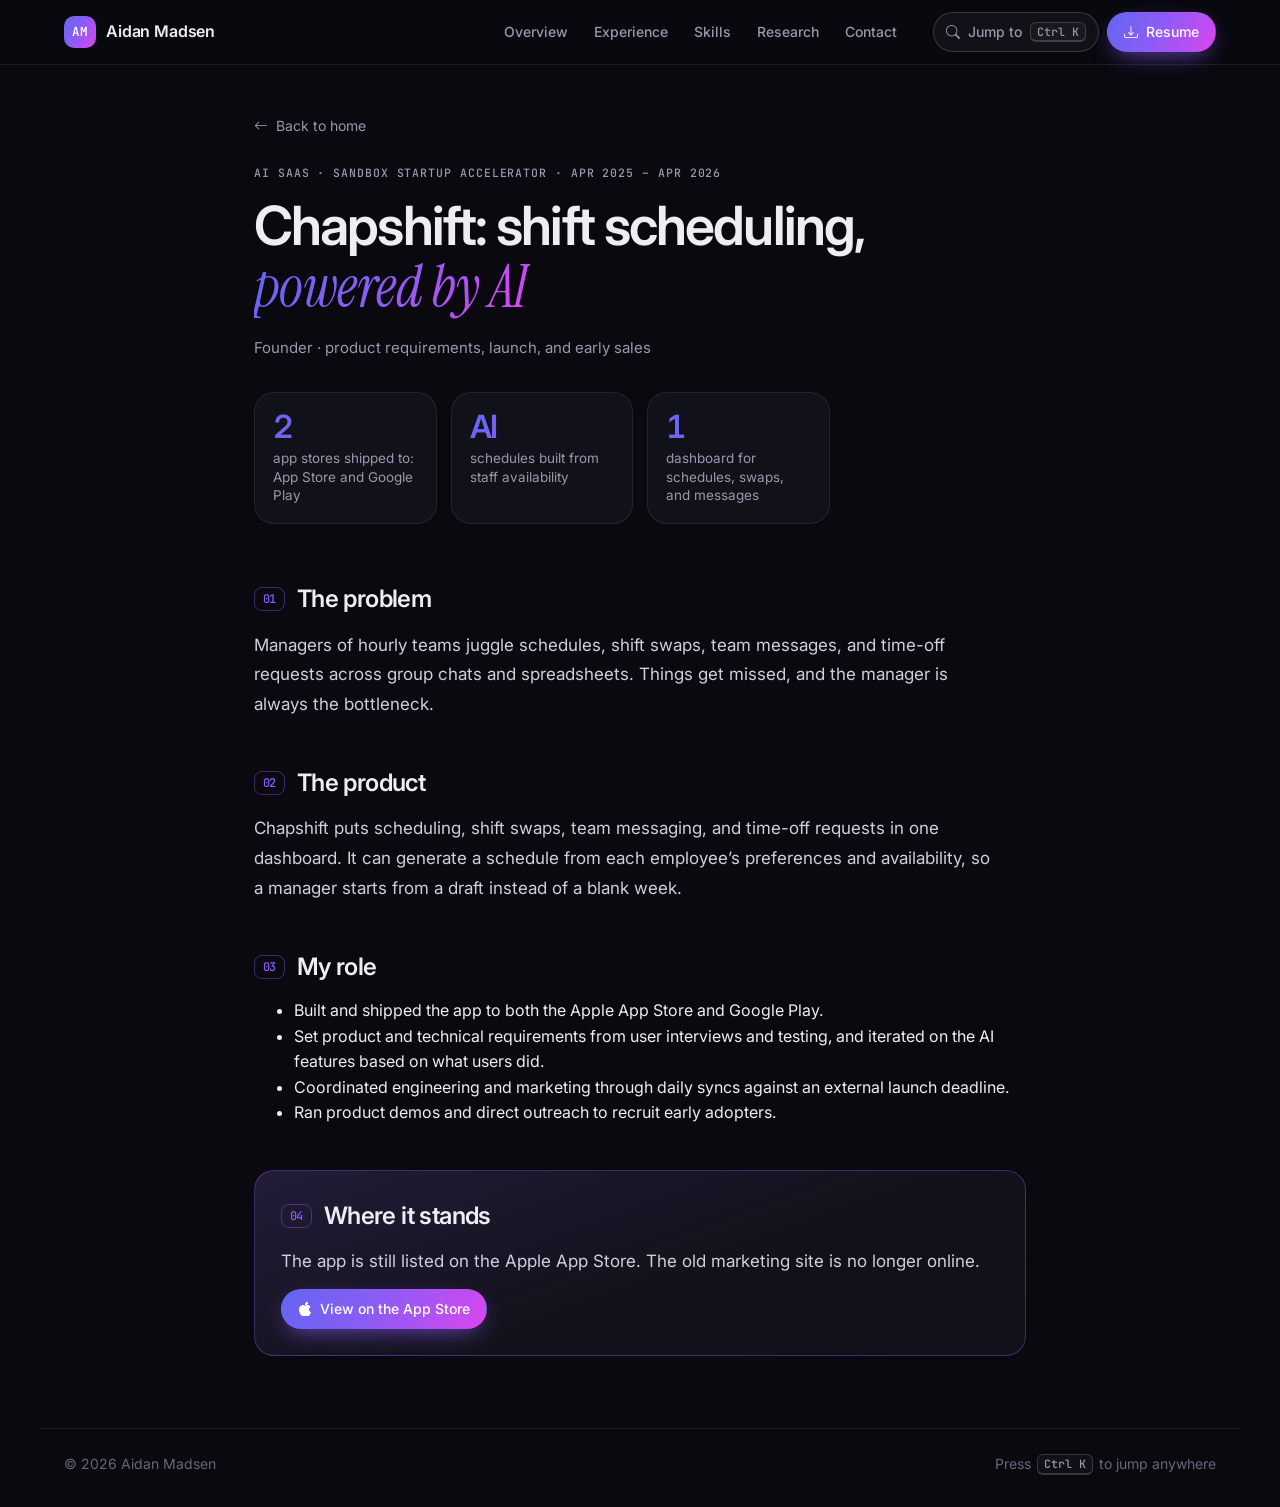
<file: chapshift.html>
<!DOCTYPE html>
<html lang="en">
<head>
    <meta charset="utf-8" />
    <meta name="viewport" content="width=device-width, initial-scale=1" />
    <title>Chapshift · Aidan Madsen</title>
    <meta name="description" content="Chapshift: an AI-powered shift scheduling app shipped to the App Store and Google Play. Aidan Madsen, founder." />
    <meta name="author" content="Aidan Madsen" />
    <meta name="theme-color" content="#09090f" />
    <link rel="icon" type="image/x-icon" href="assets/favicon.ico" />
    <link rel="preconnect" href="https://fonts.googleapis.com" />
    <link rel="preconnect" href="https://fonts.gstatic.com" crossorigin />
    <link href="https://fonts.googleapis.com/css2?family=Inter:wght@400;500;600;700&family=Instrument+Serif:ital@0;1&family=JetBrains+Mono:wght@400;500;600&display=swap" rel="stylesheet" />
    <link href="https://cdn.jsdelivr.net/npm/bootstrap-icons@1.11.3/font/bootstrap-icons.min.css" rel="stylesheet" />
    <link href="css/site.css" rel="stylesheet" />
    <script>document.documentElement.classList.add('js');</script>
</head>
<body data-page="project">
    <div class="backdrop" aria-hidden="true"></div>
    <a class="skip" href="#main">Skip to content</a>

    <header class="nav">
        <div class="wrap nav-inner">
            <a class="brand" href="index.html" aria-label="Aidan Madsen, home">
                <span class="brand-mark">AM</span>
                <span class="brand-name">Aidan Madsen</span>
            </a>
            <nav class="nav-links" aria-label="Sections">
                <a href="index.html#overview">Overview</a>
                <a href="index.html#experience">Experience</a>
                <a href="index.html#skills">Skills</a>
                <a href="research.html">Research</a>
                <a href="index.html#contact">Contact</a>
            </nav>
            <div class="nav-actions">
                <button class="btn cmdk-trigger" type="button" data-cmdk-open aria-label="Open quick actions">
                    <i class="bi bi-search" aria-hidden="true"></i>
                    <span class="hide-sm">Jump to</span>
                    <kbd class="kbd hide-sm" data-mod-key>⌘K</kbd>
                </button>
                <a class="btn btn-primary" href="assets/Aidan_Madsen_Resume.pdf" download>
                    <i class="bi bi-download" aria-hidden="true"></i><span>Resume</span>
                </a>
            </div>
        </div>
    </header>

    <main id="main" class="wrap article">
        <a class="back-link" href="index.html"><i class="bi bi-arrow-left" aria-hidden="true"></i> Back to home</a>

        <p class="label">AI SaaS &middot; Sandbox Startup Accelerator &middot; Apr 2025 &ndash; Apr 2026</p>
        <h1 class="article-title">Chapshift: shift scheduling, <span class="serif grad-text">powered by AI</span></h1>
        <p class="byline">Founder &middot; product requirements, launch, and early sales</p>

        <div class="stat-strip">
            <div class="tile"><div class="stat-num">2</div><p class="stat-cap">app stores shipped to: App Store and Google Play</p></div>
            <div class="tile"><div class="stat-num">AI</div><p class="stat-cap">schedules built from staff availability</p></div>
            <div class="tile"><div class="stat-num">1</div><p class="stat-cap">dashboard for schedules, swaps, and messages</p></div>
        </div>

        <div class="prose">
            <section class="prose-block" data-reveal>
                <h2><span class="section-num">01</span> The problem</h2>
                <p>Managers of hourly teams juggle schedules, shift swaps, team messages, and time-off requests across group chats and spreadsheets. Things get missed, and the manager is always the bottleneck.</p>
            </section>

            <section class="prose-block" data-reveal>
                <h2><span class="section-num">02</span> The product</h2>
                <p>Chapshift puts scheduling, shift swaps, team messaging, and time-off requests in one dashboard. It can generate a schedule from each employee&rsquo;s preferences and availability, so a manager starts from a draft instead of a blank week.</p>
            </section>

            <section class="prose-block" data-reveal>
                <h2><span class="section-num">03</span> My role</h2>
                <ul><li>Built and shipped the app to both the Apple App Store and Google Play.</li><li>Set product and technical requirements from user interviews and testing, and iterated on the AI features based on what users did.</li><li>Coordinated engineering and marketing through daily syncs against an external launch deadline.</li><li>Ran product demos and direct outreach to recruit early adopters.</li></ul>
            </section>

            <section class="prose-block finding" data-reveal>
                <h2><span class="section-num">04</span> Where it stands</h2>
                <p>The app is still listed on the Apple App Store. The old marketing site is no longer online.</p><p><a class="btn btn-primary" href="https://apps.apple.com/us/app/chapshift/id6754344701" target="_blank" rel="noopener"><i class="bi bi-apple" aria-hidden="true"></i> View on the App Store</a></p>
            </section>
        </div>
    </main>

    <footer class="wrap footer">
        <span>&copy; 2026 Aidan Madsen</span>
        <button class="footer-hint" type="button" data-cmdk-open>Press <kbd class="kbd" data-mod-key>⌘K</kbd> to jump anywhere</button>
    </footer>

    <dialog class="cmdk" id="cmdk" aria-label="Quick actions">
        <div class="cmdk-search">
            <i class="bi bi-search" aria-hidden="true"></i>
            <input id="cmdk-input" type="text" placeholder="Jump to a section or action…" autocomplete="off" spellcheck="false" role="combobox" aria-expanded="true" aria-controls="cmdk-list" aria-autocomplete="list" />
            <kbd class="kbd">esc</kbd>
        </div>
        <ul id="cmdk-list" class="cmdk-list" role="listbox" aria-label="Results"></ul>
    </dialog>

    <div class="toast" role="status" aria-live="polite"></div>

    <script src="js/site.js"></script>
</body>
</html>
</file>
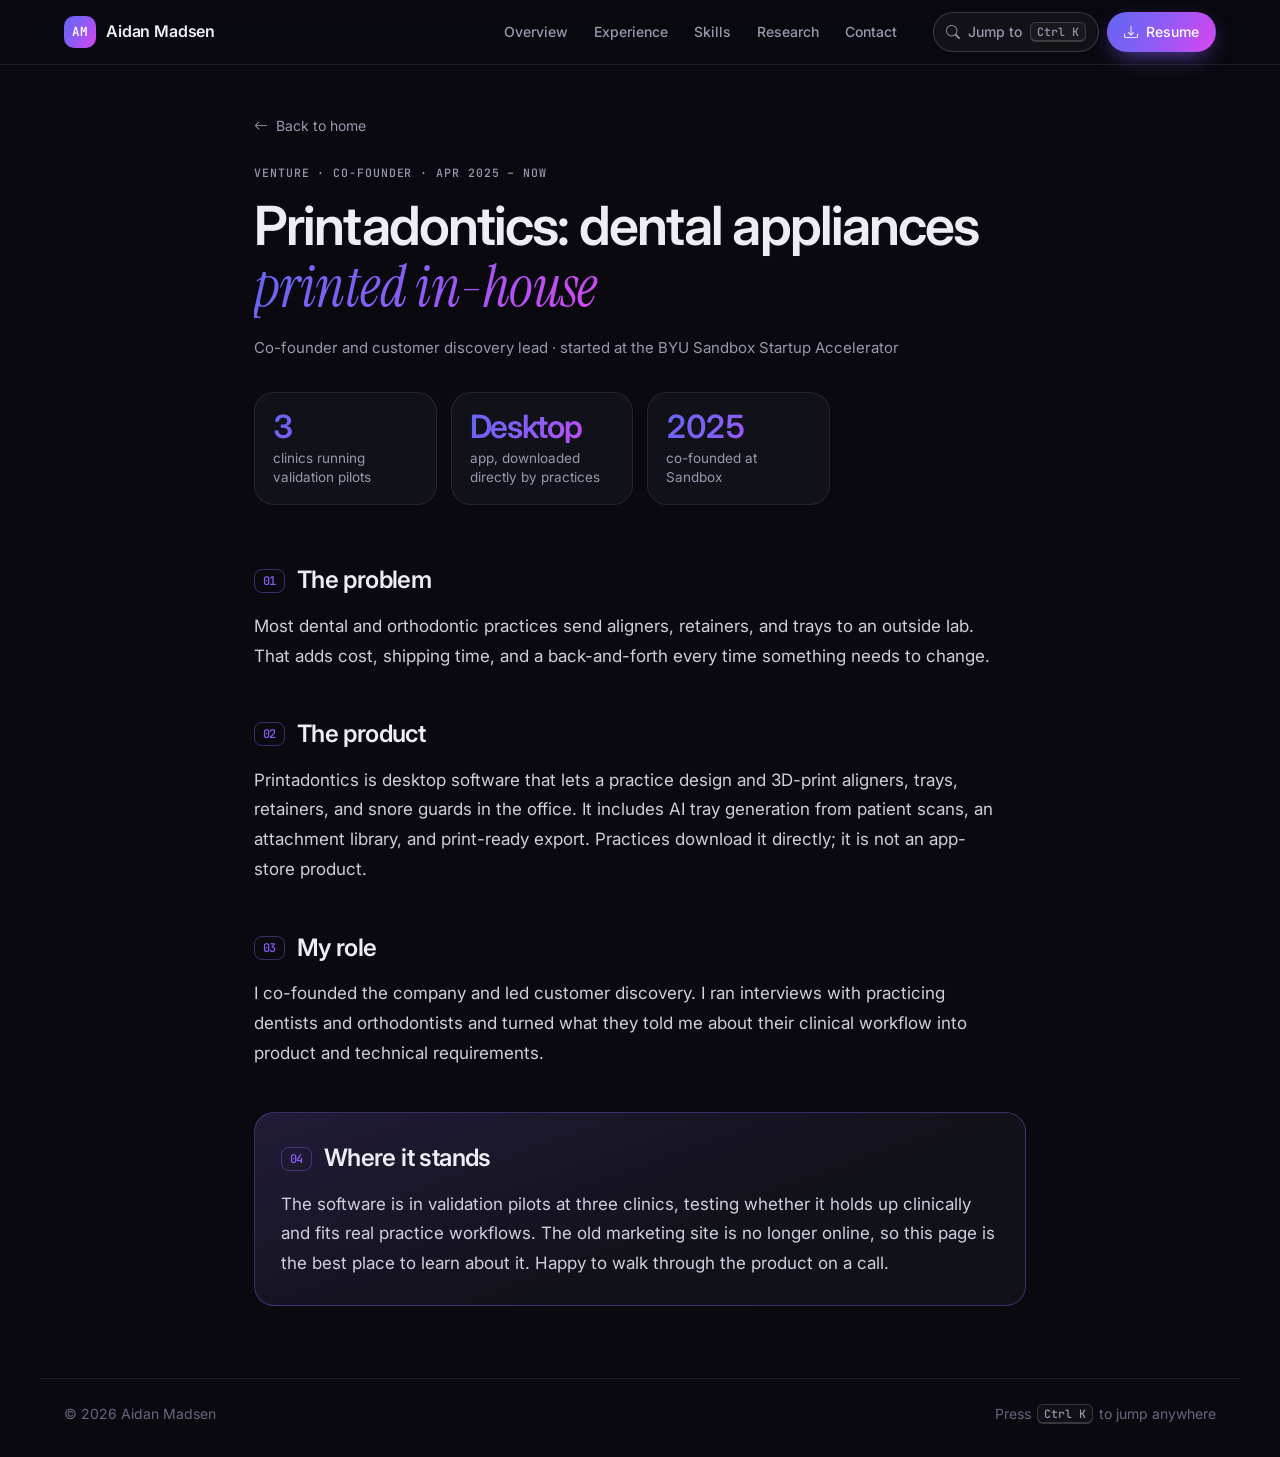
<file: printadontics.html>
<!DOCTYPE html>
<html lang="en">
<head>
    <meta charset="utf-8" />
    <meta name="viewport" content="width=device-width, initial-scale=1" />
    <title>Printadontics · Aidan Madsen</title>
    <meta name="description" content="Printadontics: desktop software that lets dental practices design and 3D-print aligners, retainers, and trays in-house. Aidan Madsen, co-founder." />
    <meta name="author" content="Aidan Madsen" />
    <meta name="theme-color" content="#09090f" />
    <link rel="icon" type="image/x-icon" href="assets/favicon.ico" />
    <link rel="preconnect" href="https://fonts.googleapis.com" />
    <link rel="preconnect" href="https://fonts.gstatic.com" crossorigin />
    <link href="https://fonts.googleapis.com/css2?family=Inter:wght@400;500;600;700&family=Instrument+Serif:ital@0;1&family=JetBrains+Mono:wght@400;500;600&display=swap" rel="stylesheet" />
    <link href="https://cdn.jsdelivr.net/npm/bootstrap-icons@1.11.3/font/bootstrap-icons.min.css" rel="stylesheet" />
    <link href="css/site.css" rel="stylesheet" />
    <script>document.documentElement.classList.add('js');</script>
</head>
<body data-page="project">
    <div class="backdrop" aria-hidden="true"></div>
    <a class="skip" href="#main">Skip to content</a>

    <header class="nav">
        <div class="wrap nav-inner">
            <a class="brand" href="index.html" aria-label="Aidan Madsen, home">
                <span class="brand-mark">AM</span>
                <span class="brand-name">Aidan Madsen</span>
            </a>
            <nav class="nav-links" aria-label="Sections">
                <a href="index.html#overview">Overview</a>
                <a href="index.html#experience">Experience</a>
                <a href="index.html#skills">Skills</a>
                <a href="research.html">Research</a>
                <a href="index.html#contact">Contact</a>
            </nav>
            <div class="nav-actions">
                <button class="btn cmdk-trigger" type="button" data-cmdk-open aria-label="Open quick actions">
                    <i class="bi bi-search" aria-hidden="true"></i>
                    <span class="hide-sm">Jump to</span>
                    <kbd class="kbd hide-sm" data-mod-key>⌘K</kbd>
                </button>
                <a class="btn btn-primary" href="assets/Aidan_Madsen_Resume.pdf" download>
                    <i class="bi bi-download" aria-hidden="true"></i><span>Resume</span>
                </a>
            </div>
        </div>
    </header>

    <main id="main" class="wrap article">
        <a class="back-link" href="index.html"><i class="bi bi-arrow-left" aria-hidden="true"></i> Back to home</a>

        <p class="label">Venture &middot; Co-founder &middot; Apr 2025 &ndash; now</p>
        <h1 class="article-title">Printadontics: dental appliances <span class="serif grad-text">printed in-house</span></h1>
        <p class="byline">Co-founder and customer discovery lead &middot; started at the BYU Sandbox Startup Accelerator</p>

        <div class="stat-strip">
            <div class="tile"><div class="stat-num">3</div><p class="stat-cap">clinics running validation pilots</p></div>
            <div class="tile"><div class="stat-num">Desktop</div><p class="stat-cap">app, downloaded directly by practices</p></div>
            <div class="tile"><div class="stat-num">2025</div><p class="stat-cap">co-founded at Sandbox</p></div>
        </div>

        <div class="prose">
            <section class="prose-block" data-reveal>
                <h2><span class="section-num">01</span> The problem</h2>
                <p>Most dental and orthodontic practices send aligners, retainers, and trays to an outside lab. That adds cost, shipping time, and a back-and-forth every time something needs to change.</p>
            </section>

            <section class="prose-block" data-reveal>
                <h2><span class="section-num">02</span> The product</h2>
                <p>Printadontics is desktop software that lets a practice design and 3D-print aligners, trays, retainers, and snore guards in the office. It includes AI tray generation from patient scans, an attachment library, and print-ready export. Practices download it directly; it is not an app-store product.</p>
            </section>

            <section class="prose-block" data-reveal>
                <h2><span class="section-num">03</span> My role</h2>
                <p>I co-founded the company and led customer discovery. I ran interviews with practicing dentists and orthodontists and turned what they told me about their clinical workflow into product and technical requirements.</p>
            </section>

            <section class="prose-block finding" data-reveal>
                <h2><span class="section-num">04</span> Where it stands</h2>
                <p>The software is in validation pilots at three clinics, testing whether it holds up clinically and fits real practice workflows. The old marketing site is no longer online, so this page is the best place to learn about it. Happy to walk through the product on a call.</p>
            </section>
        </div>
    </main>

    <footer class="wrap footer">
        <span>&copy; 2026 Aidan Madsen</span>
        <button class="footer-hint" type="button" data-cmdk-open>Press <kbd class="kbd" data-mod-key>⌘K</kbd> to jump anywhere</button>
    </footer>

    <dialog class="cmdk" id="cmdk" aria-label="Quick actions">
        <div class="cmdk-search">
            <i class="bi bi-search" aria-hidden="true"></i>
            <input id="cmdk-input" type="text" placeholder="Jump to a section or action…" autocomplete="off" spellcheck="false" role="combobox" aria-expanded="true" aria-controls="cmdk-list" aria-autocomplete="list" />
            <kbd class="kbd">esc</kbd>
        </div>
        <ul id="cmdk-list" class="cmdk-list" role="listbox" aria-label="Results"></ul>
    </dialog>

    <div class="toast" role="status" aria-live="polite"></div>

    <script src="js/site.js"></script>
</body>
</html>
</file>
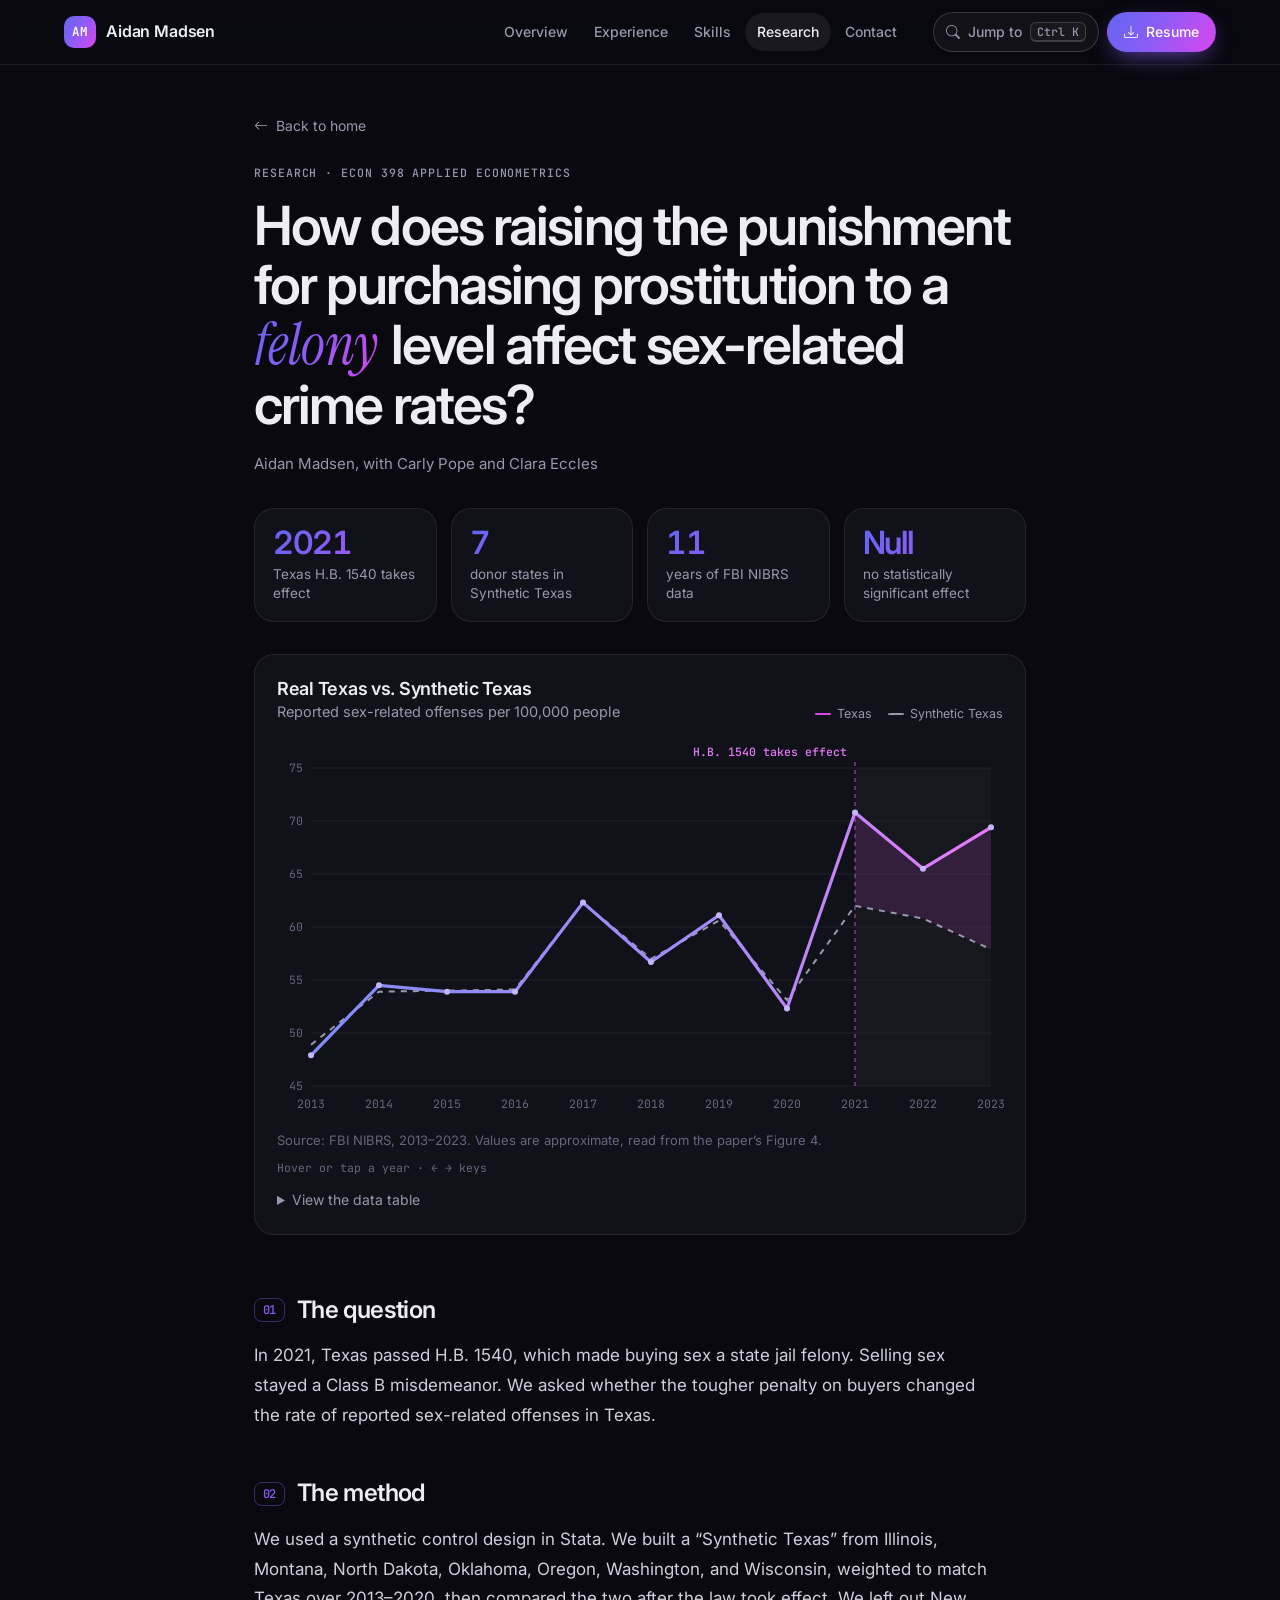
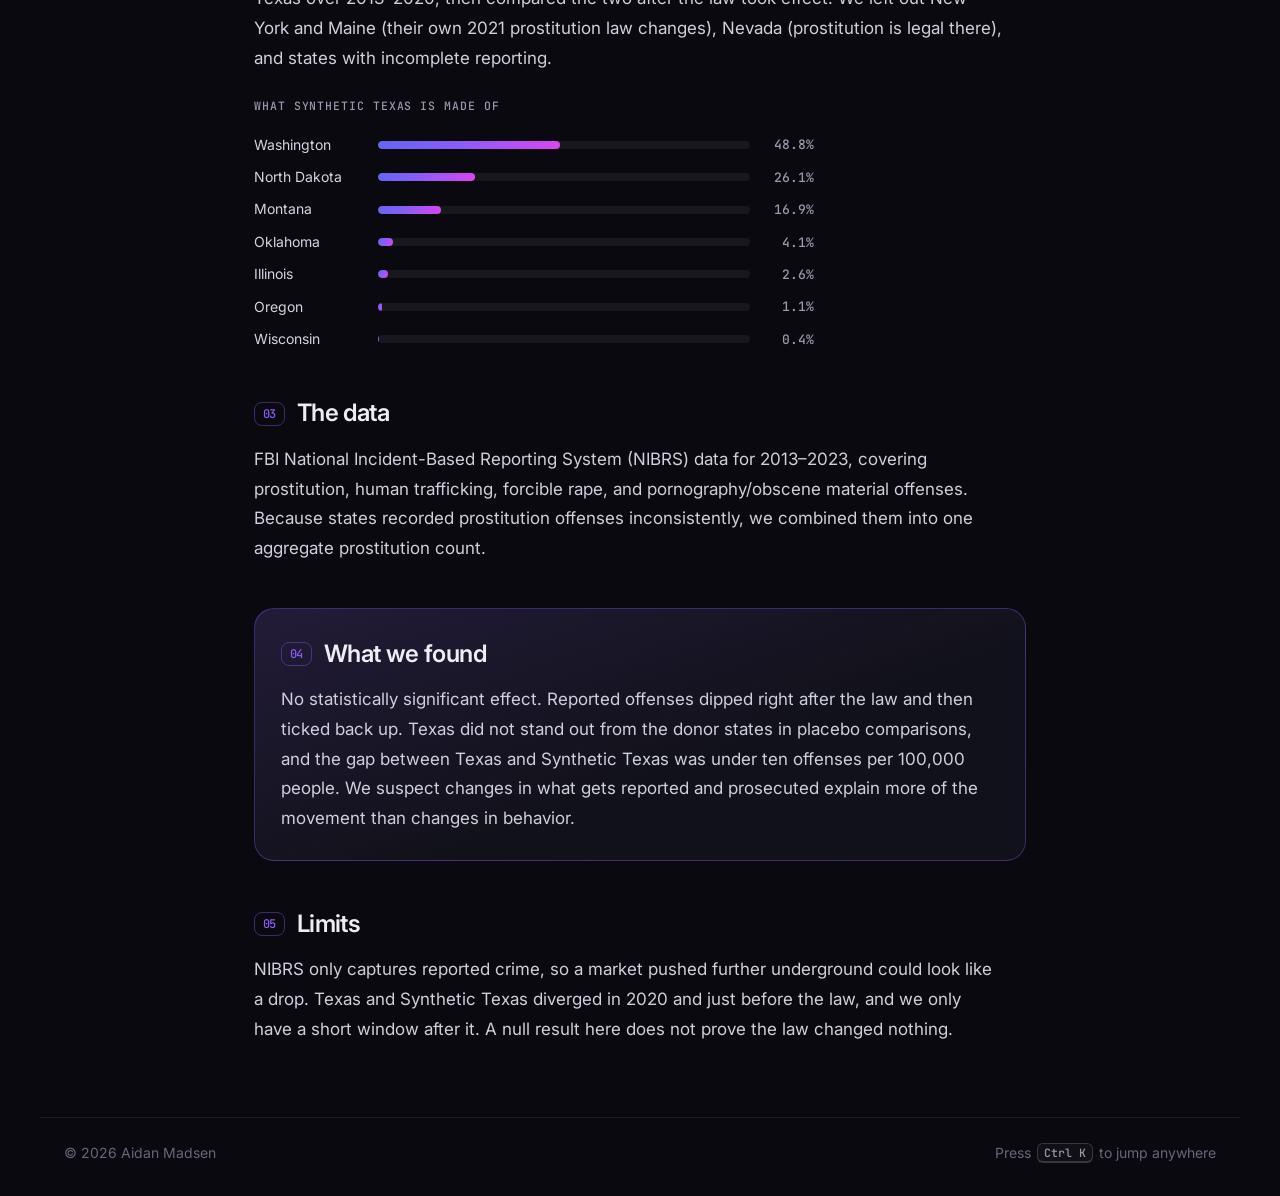
<file: research.html>
<!DOCTYPE html>
<html lang="en">
<head>
    <meta charset="utf-8" />
    <meta name="viewport" content="width=device-width, initial-scale=1" />
    <title>Research · Aidan Madsen</title>
    <meta name="description" content="ECON 398 research paper on Texas H.B. 1540 and felony penalties for buying sex, using a synthetic control design." />
    <meta name="author" content="Aidan Madsen" />
    <meta name="theme-color" content="#09090f" />
    <link rel="icon" type="image/x-icon" href="assets/favicon.ico" />
    <link rel="preconnect" href="https://fonts.googleapis.com" />
    <link rel="preconnect" href="https://fonts.gstatic.com" crossorigin />
    <link href="https://fonts.googleapis.com/css2?family=Inter:wght@400;500;600;700&family=Instrument+Serif:ital@0;1&family=JetBrains+Mono:wght@400;500;600&display=swap" rel="stylesheet" />
    <link href="https://cdn.jsdelivr.net/npm/bootstrap-icons@1.11.3/font/bootstrap-icons.min.css" rel="stylesheet" />
    <link href="css/site.css" rel="stylesheet" />
    <script>document.documentElement.classList.add('js');</script>
</head>
<body data-page="research">
    <div class="backdrop" aria-hidden="true"></div>
    <a class="skip" href="#main">Skip to content</a>

    <header class="nav">
        <div class="wrap nav-inner">
            <a class="brand" href="index.html" aria-label="Aidan Madsen, home">
                <span class="brand-mark">AM</span>
                <span class="brand-name">Aidan Madsen</span>
            </a>
            <nav class="nav-links" aria-label="Sections">
                <a href="index.html#overview">Overview</a>
                <a href="index.html#experience">Experience</a>
                <a href="index.html#skills">Skills</a>
                <a href="research.html" class="active" aria-current="page">Research</a>
                <a href="index.html#contact">Contact</a>
            </nav>
            <div class="nav-actions">
                <button class="btn cmdk-trigger" type="button" data-cmdk-open aria-label="Open quick actions">
                    <i class="bi bi-search" aria-hidden="true"></i>
                    <span class="hide-sm">Jump to</span>
                    <kbd class="kbd hide-sm" data-mod-key>⌘K</kbd>
                </button>
                <a class="btn btn-primary" href="assets/Aidan_Madsen_Resume.pdf" download>
                    <i class="bi bi-download" aria-hidden="true"></i><span>Resume</span>
                </a>
            </div>
        </div>
    </header>

    <main id="main" class="wrap article">
        <a class="back-link" href="index.html"><i class="bi bi-arrow-left" aria-hidden="true"></i> Back to home</a>

        <p class="label">Research &middot; ECON 398 Applied Econometrics</p>
        <h1 class="article-title">How does raising the punishment for purchasing prostitution to a <span class="serif grad-text">felony</span> level affect sex-related crime rates?</h1>
        <p class="byline">Aidan Madsen, with Carly Pope and Clara Eccles</p>

        <div class="stat-strip">
            <div class="tile"><div class="stat-num">2021</div><p class="stat-cap">Texas H.B. 1540 takes effect</p></div>
            <div class="tile"><div class="stat-num" data-count="7">7</div><p class="stat-cap">donor states in Synthetic Texas</p></div>
            <div class="tile"><div class="stat-num" data-count="11">11</div><p class="stat-cap">years of FBI NIBRS data</p></div>
            <div class="tile"><div class="stat-num">Null</div><p class="stat-cap">no statistically significant effect</p></div>
        </div>

        <figure class="tile chart-card" style="margin:0">
            <div class="chart-head">
                <div>
                    <h2 class="tile-title">Real Texas vs. Synthetic Texas</h2>
                    <p class="tile-meta">Reported sex-related offenses per 100,000 people</p>
                </div>
                <div class="legend">
                    <span><i class="sw sw-tx"></i>Texas</span>
                    <span><i class="sw sw-syn"></i>Synthetic Texas</span>
                </div>
            </div>
            <div class="chart-wrap" data-research-chart tabindex="0" role="img" aria-label="Line chart of reported sex-related offenses per 100,000 people, 2013 to 2023. Texas and Synthetic Texas track closely through 2020; after the law in 2021 Texas sits above Synthetic Texas. Use left and right arrow keys to read each year.">
                <div class="chart-tip" aria-hidden="true"></div>
            </div>
            <figcaption class="chart-head">
                <span class="chart-note">Source: FBI NIBRS, 2013&ndash;2023. Values are approximate, read from the paper&rsquo;s Figure 4.</span>
                <span class="chart-hint">Hover or tap a year &middot; &larr; &rarr; keys</span>
            </figcaption>
            <details class="data-table">
                <summary>View the data table</summary>
                <table>
                    <thead><tr><th scope="col">Year</th><th scope="col">Texas</th><th scope="col">Synthetic</th><th scope="col">Gap</th></tr></thead>
                    <tbody>
                        <tr><td>2013</td><td>47.9</td><td>48.9</td><td>&minus;1.0</td></tr>
                        <tr><td>2014</td><td>54.5</td><td>53.9</td><td>+0.6</td></tr>
                        <tr><td>2015</td><td>53.9</td><td>54.0</td><td>&minus;0.1</td></tr>
                        <tr><td>2016</td><td>53.9</td><td>54.1</td><td>&minus;0.2</td></tr>
                        <tr><td>2017</td><td>62.3</td><td>62.3</td><td>0.0</td></tr>
                        <tr><td>2018</td><td>56.7</td><td>57.0</td><td>&minus;0.3</td></tr>
                        <tr><td>2019</td><td>61.1</td><td>60.6</td><td>+0.5</td></tr>
                        <tr><td>2020</td><td>52.3</td><td>53.1</td><td>&minus;0.8</td></tr>
                        <tr><td>2021</td><td>70.8</td><td>62.0</td><td>+8.8</td></tr>
                        <tr><td>2022</td><td>65.5</td><td>60.8</td><td>+4.7</td></tr>
                        <tr><td>2023</td><td>69.4</td><td>57.9</td><td>+11.5</td></tr>
                    </tbody>
                </table>
            </details>
        </figure>

        <div class="prose">
            <section class="prose-block" data-reveal>
                <h2><span class="section-num">01</span> The question</h2>
                <p>In 2021, Texas passed H.B. 1540, which made buying sex a state jail felony. Selling sex stayed a Class B misdemeanor. We asked whether the tougher penalty on buyers changed the rate of reported sex-related offenses in Texas.</p>
            </section>

            <section class="prose-block" data-reveal>
                <h2><span class="section-num">02</span> The method</h2>
                <p>We used a synthetic control design in Stata. We built a &ldquo;Synthetic Texas&rdquo; from Illinois, Montana, North Dakota, Oklahoma, Oregon, Washington, and Wisconsin, weighted to match Texas over 2013&ndash;2020, then compared the two after the law took effect. We left out New York and Maine (their own 2021 prostitution law changes), Nevada (prostitution is legal there), and states with incomplete reporting.</p>
                <p class="label" style="margin-top:12px">What Synthetic Texas is made of</p>
                <ul class="weights" aria-label="Synthetic control weights by state">
                    <li><span class="w-name">Washington</span><div class="bar"><span style="--w:48.8%"></span></div><span class="w-val">48.8%</span></li>
                    <li><span class="w-name">North Dakota</span><div class="bar"><span style="--w:26.1%"></span></div><span class="w-val">26.1%</span></li>
                    <li><span class="w-name">Montana</span><div class="bar"><span style="--w:16.9%"></span></div><span class="w-val">16.9%</span></li>
                    <li><span class="w-name">Oklahoma</span><div class="bar"><span style="--w:4.1%"></span></div><span class="w-val">4.1%</span></li>
                    <li><span class="w-name">Illinois</span><div class="bar"><span style="--w:2.6%"></span></div><span class="w-val">2.6%</span></li>
                    <li><span class="w-name">Oregon</span><div class="bar"><span style="--w:1.1%"></span></div><span class="w-val">1.1%</span></li>
                    <li><span class="w-name">Wisconsin</span><div class="bar"><span style="--w:0.4%"></span></div><span class="w-val">0.4%</span></li>
                </ul>
            </section>

            <section class="prose-block" data-reveal>
                <h2><span class="section-num">03</span> The data</h2>
                <p>FBI National Incident-Based Reporting System (NIBRS) data for 2013&ndash;2023, covering prostitution, human trafficking, forcible rape, and pornography/obscene material offenses. Because states recorded prostitution offenses inconsistently, we combined them into one aggregate prostitution count.</p>
            </section>

            <section class="prose-block finding" data-reveal>
                <h2><span class="section-num">04</span> What we found</h2>
                <p>No statistically significant effect. Reported offenses dipped right after the law and then ticked back up. Texas did not stand out from the donor states in placebo comparisons, and the gap between Texas and Synthetic Texas was under ten offenses per 100,000 people. We suspect changes in what gets reported and prosecuted explain more of the movement than changes in behavior.</p>
            </section>

            <section class="prose-block" data-reveal>
                <h2><span class="section-num">05</span> Limits</h2>
                <p>NIBRS only captures reported crime, so a market pushed further underground could look like a drop. Texas and Synthetic Texas diverged in 2020 and just before the law, and we only have a short window after it. A null result here does not prove the law changed nothing.</p>
            </section>
        </div>
    </main>

    <footer class="wrap footer">
        <span>&copy; 2026 Aidan Madsen</span>
        <button class="footer-hint" type="button" data-cmdk-open>Press <kbd class="kbd" data-mod-key>⌘K</kbd> to jump anywhere</button>
    </footer>

    <dialog class="cmdk" id="cmdk" aria-label="Quick actions">
        <div class="cmdk-search">
            <i class="bi bi-search" aria-hidden="true"></i>
            <input id="cmdk-input" type="text" placeholder="Jump to a section or action…" autocomplete="off" spellcheck="false" role="combobox" aria-expanded="true" aria-controls="cmdk-list" aria-autocomplete="list" />
            <kbd class="kbd">esc</kbd>
        </div>
        <ul id="cmdk-list" class="cmdk-list" role="listbox" aria-label="Results"></ul>
    </dialog>

    <div class="toast" role="status" aria-live="polite"></div>

    <script src="js/site.js"></script>
</body>
</html>
</file>
<file: css/site.css>
/* ==========================================================================
   Aidan Madsen: site styles (bento layout, dark theme)
   ========================================================================== */

:root {
    --bg: #09090f;
    --tile: #111119;
    --tile-hi: #171722;
    --line: rgba(255, 255, 255, 0.08);
    --line-hi: rgba(255, 255, 255, 0.16);
    --text: #ededf4;
    --muted: #9898ae;
    --faint: #66667e;
    --indigo: #6366f1;
    --violet: #8b5cf6;
    --fuchsia: #d946ef;
    --lilac: #c4b5fd;
    --mint: #34d399;
    --grad: linear-gradient(120deg, #6366f1 0%, #8b5cf6 45%, #d946ef 100%);
    --radius: 20px;
    --gap: 14px;
    --sans: "Inter", system-ui, -apple-system, "Segoe UI", Roboto, sans-serif;
    --serif: "Instrument Serif", Georgia, "Times New Roman", serif;
    --mono: "JetBrains Mono", ui-monospace, SFMono-Regular, Menlo, monospace;
    color-scheme: dark;
}

*, *::before, *::after { box-sizing: border-box; }

html {
    background: var(--bg);
    scroll-behavior: smooth;
    scroll-padding-top: 84px;
    -webkit-text-size-adjust: 100%;
}

body {
    margin: 0;
    background: var(--bg);
    color: var(--text);
    font-family: var(--sans);
    font-size: 16px;
    line-height: 1.6;
    -webkit-font-smoothing: antialiased;
    overflow-x: hidden;
}

img { max-width: 100%; height: auto; display: block; }
a { color: inherit; text-decoration: none; }
h1, h2, h3, p, ul, dl, dd { margin: 0; }
button { font: inherit; color: inherit; }
::selection { background: var(--violet); color: #fff; }
:focus-visible { outline: 2px solid var(--violet); outline-offset: 3px; border-radius: 8px; }

.skip {
    position: absolute; left: 16px; top: -48px; z-index: 100;
    background: var(--text); color: var(--bg); padding: 8px 14px; border-radius: 8px; font-weight: 600;
}
.skip:focus { top: 12px; }

.wrap { width: 100%; max-width: 1200px; margin: 0 auto; padding: 0 16px; }
@media (min-width: 640px) { .wrap { padding: 0 24px; } }

.serif { font-family: var(--serif); font-style: italic; font-weight: 400; letter-spacing: -0.01em; }
.grad-text {
    background: var(--grad);
    -webkit-background-clip: text;
    background-clip: text;
    color: transparent;
    padding-right: 0.06em; /* keeps italic glyph edges from clipping */
}
.hide-sm { display: none; }
@media (min-width: 640px) { .hide-sm { display: inline; } }

/* Ambient backdrop: faint grid + glow */
.backdrop { position: fixed; inset: 0; z-index: -1; pointer-events: none; overflow: hidden; }
.backdrop::before {
    content: ""; position: absolute; inset: 0;
    background-image:
        linear-gradient(rgba(255,255,255,0.045) 1px, transparent 1px),
        linear-gradient(90deg, rgba(255,255,255,0.045) 1px, transparent 1px);
    background-size: 56px 56px;
    -webkit-mask-image: radial-gradient(ellipse 70% 55% at 50% 0%, #000 20%, transparent 75%);
    mask-image: radial-gradient(ellipse 70% 55% at 50% 0%, #000 20%, transparent 75%);
}
.backdrop::after {
    content: ""; position: absolute; left: 50%; top: -320px; width: 1000px; height: 640px;
    transform: translateX(-50%);
    background: radial-gradient(closest-side, rgba(139, 92, 246, 0.28), rgba(217, 70, 239, 0.08) 60%, transparent);
    filter: blur(30px);
}

/* ---------- Buttons, chips, labels ---------- */
.btn {
    display: inline-flex; align-items: center; justify-content: center; gap: 8px;
    height: 40px; padding: 0 16px; border-radius: 999px;
    font: 500 14px/1 var(--sans); white-space: nowrap; cursor: pointer;
    color: var(--text); background: rgba(255, 255, 255, 0.04); border: 1px solid var(--line-hi);
    transition: transform .2s ease, background .2s ease, border-color .2s ease, box-shadow .2s ease;
}
.btn:hover { background: rgba(255, 255, 255, 0.09); border-color: rgba(255, 255, 255, 0.28); transform: translateY(-1px); }
.btn:active { transform: translateY(0); }
.btn-lg { height: 48px; padding: 0 22px; font-size: 15px; }
.btn-primary {
    color: #fff; background: var(--grad); border-color: transparent;
    box-shadow: 0 8px 24px -8px rgba(139, 92, 246, 0.8);
}
.btn-primary:hover { background: var(--grad); border-color: transparent; box-shadow: 0 12px 30px -8px rgba(217, 70, 239, 0.8); }
.btn-light { background: var(--text); color: #0b0b12; border-color: transparent; }
.btn-light:hover { background: #fff; border-color: transparent; }

.kbd {
    font: 500 11.5px/1 var(--mono); color: var(--muted);
    border: 1px solid var(--line-hi); border-bottom-width: 2px; border-radius: 6px; padding: 3px 6px;
    background: rgba(255, 255, 255, 0.03);
}

.label {
    display: flex; align-items: center; gap: 8px;
    font: 500 11.5px/1.4 var(--mono); letter-spacing: 0.08em; text-transform: uppercase; color: var(--muted);
}
.label-light { color: rgba(255, 255, 255, 0.8); }

.dot { width: 8px; height: 8px; border-radius: 50%; background: var(--mint); flex-shrink: 0; }
.dot.live { box-shadow: 0 0 0 0 rgba(52, 211, 153, 0.6); animation: pulse 2.2s infinite; }
@keyframes pulse {
    0% { box-shadow: 0 0 0 0 rgba(52, 211, 153, 0.55); }
    70% { box-shadow: 0 0 0 9px rgba(52, 211, 153, 0); }
    100% { box-shadow: 0 0 0 0 rgba(52, 211, 153, 0); }
}

.chips { display: flex; flex-wrap: wrap; gap: 8px; }
.chip {
    display: inline-flex; align-items: center; gap: 6px;
    padding: 6px 12px; border-radius: 999px; font-size: 13.5px; line-height: 1.3;
    color: var(--text); background: rgba(255, 255, 255, 0.04); border: 1px solid var(--line);
    transition: border-color .2s, background .2s;
}
.chip:hover { border-color: rgba(139, 92, 246, 0.55); background: rgba(139, 92, 246, 0.1); }
.chip-glass {
    position: absolute; left: 14px; bottom: 14px; z-index: 2;
    background: rgba(9, 9, 15, 0.55); border-color: rgba(255, 255, 255, 0.18);
    backdrop-filter: blur(10px); -webkit-backdrop-filter: blur(10px); font-size: 13px;
}

/* ---------- Navigation ---------- */
.nav {
    position: sticky; top: 0; z-index: 50;
    background: rgba(9, 9, 15, 0.72);
    backdrop-filter: blur(14px) saturate(150%);
    -webkit-backdrop-filter: blur(14px) saturate(150%);
    border-bottom: 1px solid var(--line);
}
.nav-inner { display: flex; align-items: center; gap: 12px; height: 64px; }
.brand { display: flex; align-items: center; gap: 10px; font-weight: 600; letter-spacing: -0.01em; min-width: 0; }
.brand-mark {
    width: 32px; height: 32px; border-radius: 10px; flex-shrink: 0;
    display: grid; place-items: center; background: var(--grad);
    font: 600 12.5px/1 var(--mono); color: #fff; letter-spacing: 0.02em;
}
.brand-name { white-space: nowrap; overflow: hidden; text-overflow: ellipsis; }
.nav-links { display: none; gap: 2px; margin-left: auto; }
.nav-links a {
    padding: 8px 12px; border-radius: 999px; font-size: 14px; font-weight: 500; color: var(--muted);
    transition: color .2s, background .2s;
}
.nav-links a:hover { color: var(--text); }
.nav-links a.active { color: var(--text); background: rgba(255, 255, 255, 0.07); }
.nav-actions { display: flex; gap: 8px; margin-left: auto; flex-shrink: 0; }
.cmdk-trigger { padding: 0 12px; color: var(--muted); }
.cmdk-trigger:hover { color: var(--text); }
@media (max-width: 639px) { .cmdk-trigger { width: 40px; padding: 0; } }
@media (min-width: 900px) { .nav-links { display: flex; } .nav-actions { margin-left: 12px; } }

/* ---------- Bento grid ---------- */
.hero { padding-top: 24px; padding-bottom: 8px; }
.bento { display: grid; grid-template-columns: repeat(2, minmax(0, 1fr)); gap: var(--gap); }

.tile {
    position: relative; isolation: isolate; overflow: hidden;
    grid-column: span 2;
    display: flex; flex-direction: column; gap: 10px;
    padding: 22px;
    background: var(--tile); border: 1px solid var(--line); border-radius: var(--radius);
    transition: border-color .3s ease, transform .3s ease, background .3s ease;
}
/* cursor spotlight */
.tile::before {
    content: ""; position: absolute; inset: 0; z-index: -1; pointer-events: none;
    background: radial-gradient(420px circle at var(--mx, 50%) var(--my, 0%), rgba(139, 92, 246, 0.16), transparent 45%);
    opacity: 0; transition: opacity .35s ease;
}
.tile:hover::before { opacity: 1; }
.tile.is-link:hover { border-color: rgba(139, 92, 246, 0.45); transform: translateY(-3px); }
.tile.stat { grid-column: span 1; }

.tile-title { font-size: 18px; font-weight: 600; line-height: 1.3; letter-spacing: -0.015em; }
.tile-title-lg { font-size: 24px; letter-spacing: -0.025em; }
.tile-meta { color: var(--muted); font-size: 14.5px; }
.tile-text { color: var(--muted); font-size: 15px; line-height: 1.55; max-width: 52ch; }
.tile-link {
    margin-top: auto; padding-top: 6px;
    display: inline-flex; align-items: center; gap: 6px;
    font-size: 14px; font-weight: 500; color: var(--lilac);
}
.tile-link i { transition: transform .25s ease; }
.tile.is-link:hover .tile-link i { transform: translate(3px, 0); }
.tile.is-link:hover .tile-link .bi-arrow-up-right { transform: translate(2px, -2px); }

/* intro */
.t-intro { gap: 22px; justify-content: space-between; padding: 26px; }
.hero-title {
    font-size: clamp(46px, 9vw, 92px); line-height: 0.95; font-weight: 600; letter-spacing: -0.045em;
    margin-bottom: 18px;
}
.hero-title .serif { font-size: 1.08em; letter-spacing: -0.02em; }
.hero-lede { font-size: clamp(18px, 2.1vw, 22px); line-height: 1.45; letter-spacing: -0.01em; max-width: 34ch; color: var(--text); }
.hero-lede em { font-family: var(--serif); font-style: italic; font-size: 1.15em; color: var(--lilac); }
.hero-sub { margin-top: 12px; color: var(--muted); font-size: 15px; max-width: 56ch; }
.hero-actions { display: flex; flex-wrap: wrap; gap: 10px; }
@media (max-width: 479px) { .hero-actions .btn { flex: 1 1 100%; } }

/* photo */
.t-photo { padding: 0; min-height: 380px; }
.t-photo img {
    position: absolute; inset: 0; width: 100%; height: 100%; object-fit: cover; object-position: 50% 30%;
    transition: transform .8s cubic-bezier(.2,.7,.2,1);
}
.t-photo::after {
    content: ""; position: absolute; inset: 0; z-index: 1; pointer-events: none;
    background: linear-gradient(to top, rgba(9, 9, 15, 0.55), transparent 40%);
}
.t-photo:hover img { transform: scale(1.04); }

/* now */
.t-now { background: linear-gradient(160deg, rgba(52, 211, 153, 0.08), transparent 55%), var(--tile); }

/* stats */
.stat { justify-content: space-between; gap: 14px; min-height: 140px; }
.stat-num {
    font-size: clamp(32px, 4.2vw, 46px); font-weight: 600; letter-spacing: -0.04em; line-height: 1;
    font-variant-numeric: tabular-nums;
    background: var(--grad); -webkit-background-clip: text; background-clip: text; color: transparent;
}
.stat-cap { color: var(--muted); font-size: 13.5px; line-height: 1.4; }

/* printadontics layers art */
.layers { display: none; position: absolute; right: -10px; bottom: -30px; width: 200px; opacity: 0.3; z-index: -1; transition: opacity .4s, transform .6s; }
@media (min-width: 900px) { .layers { display: block; } }
.tile.is-link:hover .layers { opacity: 0.6; transform: translateY(-4px); }

/* research mini chart */
.mini-chart { height: 120px; margin: 4px 0 0; }
.mini-chart svg { width: 100%; height: 100%; overflow: visible; }
.legend { display: flex; flex-wrap: wrap; gap: 6px 16px; font-size: 12.5px; color: var(--muted); align-items: center; }
.legend span { display: inline-flex; align-items: center; gap: 6px; }
.legend-note { font-family: var(--mono); font-size: 11px; color: var(--faint); }
.sw { display: inline-block; width: 16px; height: 0; border-top: 2.5px solid; border-radius: 2px; }
.sw-tx { border-color: var(--fuchsia); }
.sw-syn { border-top-style: dashed; border-color: var(--muted); }

/* image tile */
.t-image { min-height: 260px; justify-content: flex-end; border-color: rgba(255,255,255,0.1); }
.t-image img {
    position: absolute; inset: 0; width: 100%; height: 100%; object-fit: cover; z-index: -3;
    transition: transform .8s cubic-bezier(.2,.7,.2,1);
}
.t-image .shade { position: absolute; inset: 0; z-index: -2; background: linear-gradient(to top, rgba(9, 9, 15, 0.92) 10%, rgba(9, 9, 15, 0.35) 60%, rgba(9, 9, 15, 0.1)); }
.t-image .tile-text { color: rgba(255, 255, 255, 0.78); }
.t-image .tile-link { color: #fff; margin-top: 0; }
.t-image:hover img { transform: scale(1.05); }

/* website tile: text + browser mockup */
.split { display: grid; gap: 20px; height: 100%; }
.split-text { display: flex; flex-direction: column; gap: 10px; }
.browser {
    border-radius: 12px; overflow: hidden; background: #0d0d14;
    border: 1px solid var(--line-hi);
    box-shadow: 0 24px 50px -24px rgba(0, 0, 0, 0.9), 0 0 0 1px rgba(0, 0, 0, 0.3);
    transition: transform .5s cubic-bezier(.2,.7,.2,1), box-shadow .5s;
}
.browser-bar { display: flex; align-items: center; gap: 6px; height: 26px; padding: 0 10px; background: rgba(255, 255, 255, 0.05); border-bottom: 1px solid var(--line); }
.browser-bar i { width: 8px; height: 8px; border-radius: 50%; background: rgba(255, 255, 255, 0.2); }
.browser-bar span { margin-left: 8px; font: 400 11px/1 var(--mono); color: var(--faint); }
.browser img { width: 100%; aspect-ratio: 16 / 10; object-fit: cover; object-position: top; }
.tile.is-link:hover .browser { transform: translateY(-4px) rotate(-0.4deg); box-shadow: 0 30px 60px -24px rgba(139, 92, 246, 0.45), 0 0 0 1px rgba(0, 0, 0, 0.3); }

@media (min-width: 900px) {
    .bento { grid-template-columns: repeat(6, minmax(0, 1fr)); }
    .t-wide { grid-column: span 4; }
    .t-narrow { grid-column: span 2; }
    .split { grid-template-columns: 1fr 1.15fr; align-items: center; }
    .split-text { height: 100%; }
    .t-banner { min-height: 240px; }
    .t-banner img {
        object-position: 50% 38%; left: 30%; width: 70%;
        -webkit-mask-image: linear-gradient(90deg, transparent 0%, #000 30%);
        mask-image: linear-gradient(90deg, transparent 0%, #000 30%);
    }
    .t-banner .shade { background: linear-gradient(90deg, rgba(9, 9, 15, 0.6) 25%, rgba(9, 9, 15, 0) 55%), linear-gradient(to top, rgba(9, 9, 15, 0.5), transparent 45%); }
    .t-banner .tile-text { max-width: 60ch; }
    .t-intro { grid-column: span 4; grid-row: span 2; padding: 36px; }
    .t-photo { grid-column: span 2; grid-row: span 2; min-height: 0; }
    .t-now { grid-column: span 2; }
    .t-half { grid-column: span 3; }
    .t-full { grid-column: span 6; }
    .tile { padding: 26px; }
}

/* entrance animation for hero tiles */
.hero .tile { animation: rise .8s cubic-bezier(.2, .7, .2, 1) both; animation-delay: calc(var(--i, 0) * 55ms); }
@keyframes rise { from { opacity: 0; transform: translateY(18px) scale(0.985); } to { opacity: 1; transform: none; } }

/* ---------- Sections ---------- */
.section { padding-top: 96px; }
.section-head { display: flex; align-items: baseline; flex-wrap: wrap; gap: 14px; margin-bottom: 28px; }
.section-num { font: 500 13px/1 var(--mono); color: var(--violet); padding: 6px 9px; border: 1px solid rgba(139, 92, 246, 0.4); border-radius: 8px; align-self: center; }
.section-title { font-size: clamp(30px, 4.5vw, 44px); font-weight: 600; letter-spacing: -0.035em; line-height: 1.1; }
.section-head .btn { margin-left: auto; align-self: center; }

/* experience accordion */
.xp { border-top: 1px solid var(--line); }
.xp-item { border-bottom: 1px solid var(--line); }
.xp-item summary {
    list-style: none; cursor: pointer;
    display: grid; grid-template-columns: 1fr 28px; grid-template-areas: "date icon" "main icon" "loc icon";
    gap: 2px 16px; align-items: center;
    padding: 20px 8px; border-radius: 14px; margin: 4px -8px;
    transition: background .2s ease;
}
.xp-item summary::-webkit-details-marker { display: none; }
.xp-item summary:hover { background: rgba(255, 255, 255, 0.03); }
.xp-date { grid-area: date; font: 500 12.5px/1.5 var(--mono); color: var(--muted); }
.xp-main { grid-area: main; display: flex; flex-wrap: wrap; align-items: baseline; gap: 2px 12px; }
.xp-main strong { font-size: 19px; font-weight: 600; letter-spacing: -0.02em; transition: color .2s; }
.xp-main span { color: var(--muted); font-size: 15px; }
.xp-loc { grid-area: loc; color: var(--faint); font-size: 14px; }
.xp-icon {
    grid-area: icon; justify-self: end;
    width: 28px; height: 28px; border-radius: 50%; display: grid; place-items: center;
    border: 1px solid var(--line-hi); color: var(--muted); font-size: 13px;
    transition: transform .3s ease, background .3s, color .3s, border-color .3s;
}
.xp-item summary:hover .xp-main strong { color: #fff; }
.xp-item summary:hover .xp-icon { border-color: rgba(139, 92, 246, 0.6); color: var(--text); }
.xp-item[open] .xp-icon { transform: rotate(45deg); background: var(--grad); border-color: transparent; color: #fff; }
.xp-body { padding: 0 0 24px; animation: drop .35s ease both; }
@keyframes drop { from { opacity: 0; transform: translateY(-6px); } to { opacity: 1; transform: none; } }
.xp-body ul { list-style: none; padding: 0; display: grid; gap: 10px; max-width: 70ch; margin-bottom: 16px; }
.xp-body li { position: relative; padding-left: 22px; color: #d4d4e2; font-size: 15.5px; line-height: 1.6; }
.xp-body li::before {
    content: ""; position: absolute; left: 2px; top: 0.75em; width: 10px; height: 2px; border-radius: 2px; background: var(--grad);
}
@media (min-width: 760px) {
    .xp-item summary { grid-template-columns: 170px 1fr auto 28px; grid-template-areas: "date main loc icon"; padding: 22px 12px; margin: 4px -12px; }
    .xp-body { padding-left: 186px; }
}

/* skills */
.facts { display: grid; gap: 12px; margin-top: 8px; }
.facts div { display: grid; grid-template-columns: 72px 1fr; gap: 12px; padding-top: 12px; border-top: 1px solid var(--line); }
.facts dt { font: 500 11.5px/1.7 var(--mono); text-transform: uppercase; letter-spacing: 0.08em; color: var(--faint); }
.facts dd { font-size: 15px; color: #d4d4e2; }
.gpa { color: var(--lilac); font-weight: 600; }

.langs { list-style: none; padding: 0; display: grid; gap: 22px; margin-top: 10px; }
.lang-row { display: flex; justify-content: space-between; align-items: baseline; margin-bottom: 8px; }
.lang-row strong { font-size: 17px; font-weight: 600; letter-spacing: -0.01em; }
.lang-row span { color: var(--muted); font-size: 14px; }
.bar { height: 6px; border-radius: 999px; background: rgba(255, 255, 255, 0.06); overflow: hidden; }
.bar span { display: block; height: 100%; width: var(--w); border-radius: inherit; background: var(--grad); transform-origin: left; transition: transform 1.1s cubic-bezier(.2,.7,.2,1) .15s; }
html.js [data-reveal]:not(.in) .bar span { transform: scaleX(0); }

.skill-groups { display: grid; gap: 22px; margin-top: 6px; }
.skill-h { font-size: 14px; font-weight: 600; color: var(--muted); margin-bottom: 10px; letter-spacing: -0.005em; }
@media (min-width: 760px) { .skill-groups { grid-template-columns: repeat(4, minmax(0, 1fr)); } }

/* contact */
.contact-card {
    position: relative; overflow: hidden; isolation: isolate;
    padding: 48px 22px; border-radius: 28px; text-align: center;
    background: radial-gradient(120% 140% at 50% 0%, rgba(139, 92, 246, 0.22), transparent 55%), var(--tile);
    border: 1px solid rgba(139, 92, 246, 0.3);
}
.contact-card::after {
    content: ""; position: absolute; inset: auto 0 0 0; height: 1px; z-index: -1;
    background: linear-gradient(90deg, transparent, rgba(217, 70, 239, 0.7), transparent);
}
.contact-title { font-size: clamp(44px, 8vw, 84px); line-height: 1; letter-spacing: -0.045em; font-weight: 600; }
.contact-title .serif { font-size: 1.1em; }
.contact-text { color: var(--muted); font-size: 17px; max-width: 46ch; margin: 18px auto 28px; }
.email-copy {
    display: inline-flex; align-items: center; gap: 12px; cursor: pointer;
    padding: 12px 18px; border-radius: 14px; border: 1px dashed var(--line-hi); background: rgba(255, 255, 255, 0.03);
    font: 500 clamp(16px, 2.6vw, 22px)/1.2 var(--mono); color: var(--text);
    transition: border-color .2s, background .2s;
}
.email-copy i { color: var(--muted); font-size: 0.85em; transition: color .2s; }
.email-copy:hover { border-color: rgba(139, 92, 246, 0.7); background: rgba(139, 92, 246, 0.08); }
.email-copy:hover i { color: var(--text); }
.contact-actions { display: flex; flex-wrap: wrap; justify-content: center; gap: 10px; margin-top: 26px; }
@media (min-width: 760px) { .contact-card { padding: 72px 40px; } }

/* footer */
.footer {
    display: flex; flex-wrap: wrap; justify-content: space-between; align-items: center; gap: 12px;
    margin-top: 72px; padding-top: 24px; padding-bottom: 32px; border-top: 1px solid var(--line);
    color: var(--faint); font-size: 14px;
}
.footer-hint { background: none; border: 0; padding: 0; cursor: pointer; color: var(--faint); display: inline-flex; align-items: center; gap: 6px; font-size: 14px; }
.footer-hint:hover { color: var(--muted); }

/* scroll reveal */
html.js [data-reveal] { opacity: 0; transform: translateY(22px); transition: opacity .7s ease, transform .7s cubic-bezier(.2,.7,.2,1); }
html.js [data-reveal].in { opacity: 1; transform: none; }

/* ---------- Quick actions (⌘K) ---------- */
.cmdk {
    width: min(560px, calc(100vw - 32px)); max-height: min(520px, 80vh);
    margin: 12vh auto auto; padding: 0;
    color: var(--text); background: rgba(17, 17, 25, 0.96);
    border: 1px solid var(--line-hi); border-radius: 18px;
    box-shadow: 0 30px 80px -20px rgba(0, 0, 0, 0.8), 0 0 0 1px rgba(139, 92, 246, 0.15);
    overflow: hidden;
}
.cmdk[open] { display: flex; flex-direction: column; animation: pop .18s ease-out; }
.cmdk::backdrop { background: rgba(5, 5, 10, 0.6); backdrop-filter: blur(4px); -webkit-backdrop-filter: blur(4px); }
@keyframes pop { from { opacity: 0; transform: translateY(-8px) scale(0.98); } to { opacity: 1; transform: none; } }
.cmdk-search { display: flex; align-items: center; gap: 12px; padding: 14px 16px; border-bottom: 1px solid var(--line); color: var(--muted); }
.cmdk-search input { flex: 1; min-width: 0; background: none; border: 0; outline: none; color: var(--text); font: 400 16px/1.4 var(--sans); }
.cmdk-search input::placeholder { color: var(--faint); }
.cmdk-list { list-style: none; margin: 0; padding: 8px; overflow-y: auto; }
.cmdk-group { padding: 10px 10px 6px; font: 500 11px/1 var(--mono); letter-spacing: 0.08em; text-transform: uppercase; color: var(--faint); }
.cmdk-item {
    display: flex; align-items: center; gap: 12px; padding: 10px 12px; border-radius: 10px; cursor: pointer;
    font-size: 15px; color: #d4d4e2;
}
.cmdk-item i { width: 18px; text-align: center; color: var(--muted); }
.cmdk-item .hint { margin-left: auto; font: 400 12px/1 var(--mono); color: var(--faint); }
.cmdk-item[aria-selected="true"] { background: rgba(139, 92, 246, 0.16); color: #fff; }
.cmdk-item[aria-selected="true"] i { color: var(--lilac); }
.cmdk-empty { padding: 24px 12px; text-align: center; color: var(--faint); font-size: 14px; }

/* toast */
.toast {
    position: fixed; left: 50%; bottom: 24px; z-index: 200;
    transform: translate(-50%, 20px); opacity: 0; pointer-events: none;
    display: inline-flex; align-items: center; gap: 10px;
    padding: 12px 18px; border-radius: 999px; font-size: 14.5px; font-weight: 500;
    background: var(--text); color: #0b0b12; box-shadow: 0 16px 40px -10px rgba(0, 0, 0, 0.7);
    transition: opacity .25s ease, transform .25s ease;
}
.toast.show { opacity: 1; transform: translate(-50%, 0); }
.toast .bi { color: #059669; }

/* ==========================================================================
   Research page
   ========================================================================== */
.article { max-width: 820px; padding-top: 48px; }
.back-link { display: inline-flex; align-items: center; gap: 8px; color: var(--muted); font-size: 14px; margin-bottom: 28px; transition: color .2s; }
.back-link:hover { color: var(--text); }
.article-title { font-size: clamp(32px, 5.4vw, 54px); line-height: 1.08; letter-spacing: -0.035em; font-weight: 600; margin: 16px 0 18px; }
.article-title .serif { font-size: 1.06em; }
.byline { color: var(--muted); font-size: 15px; }

.stat-strip { display: grid; grid-template-columns: repeat(2, minmax(0, 1fr)); gap: var(--gap); margin: 32px 0; }
.stat-strip .tile { grid-column: span 1; min-height: 0; padding: 18px; gap: 6px; }
.stat-strip .stat-num { font-size: clamp(24px, 3.4vw, 32px); }
@media (min-width: 760px) { .stat-strip { grid-template-columns: repeat(4, minmax(0, 1fr)); } }

.chart-card { padding: 22px; gap: 14px; }
.chart-head { display: flex; flex-wrap: wrap; justify-content: space-between; gap: 10px 20px; align-items: flex-end; }
.chart-wrap { position: relative; width: 100%; outline: none; border-radius: 12px; }
.chart-wrap:focus-visible { outline: 2px solid var(--violet); outline-offset: 6px; }
.chart-wrap svg { display: block; width: 100%; overflow: visible; touch-action: pan-y; }
.chart-wrap .axis text { fill: var(--faint); font: 400 11.5px var(--mono); }
.chart-wrap .grid line { stroke: rgba(255, 255, 255, 0.06); }
.chart-tip {
    position: absolute; top: 0; z-index: 3; pointer-events: none; min-width: 170px;
    padding: 10px 12px; border-radius: 12px; font-size: 13px; line-height: 1.5;
    background: rgba(9, 9, 15, 0.94); border: 1px solid var(--line-hi);
    box-shadow: 0 12px 30px -10px rgba(0, 0, 0, 0.8);
    opacity: 0; transition: opacity .15s;
}
.chart-tip.show { opacity: 1; }
.chart-tip .tip-year { font: 600 12px/1 var(--mono); color: var(--text); margin-bottom: 8px; display: flex; justify-content: space-between; gap: 12px; }
.chart-tip .tip-year span { color: var(--faint); font-weight: 400; }
.chart-tip .tip-row { display: flex; justify-content: space-between; gap: 14px; color: var(--muted); }
.chart-tip .tip-row b { color: var(--text); font-weight: 600; font-variant-numeric: tabular-nums; }
.chart-tip .tip-gap { margin-top: 6px; padding-top: 6px; border-top: 1px solid var(--line); }
.chart-tip .tip-gap b { color: var(--lilac); }
.chart-note { font-size: 13px; color: var(--faint); }
.chart-hint { font: 400 11.5px var(--mono); color: var(--faint); }

.data-table summary { cursor: pointer; color: var(--muted); font-size: 14px; }
.data-table summary:hover { color: var(--text); }
.data-table table { width: 100%; border-collapse: collapse; margin-top: 12px; font: 400 13px var(--mono); font-variant-numeric: tabular-nums; }
.data-table th, .data-table td { text-align: right; padding: 6px 8px; border-bottom: 1px solid var(--line); }
.data-table th:first-child, .data-table td:first-child { text-align: left; }
.data-table th { color: var(--faint); font-weight: 500; }

.prose { margin-top: 56px; display: grid; gap: 44px; }
.prose-block { display: grid; gap: 12px; }
.prose-block h2 { font-size: 24px; font-weight: 600; letter-spacing: -0.025em; display: flex; align-items: center; gap: 12px; }
.prose-block h2 .section-num { font-size: 12px; padding: 5px 8px; }
.prose-block p { color: #cfcfdd; font-size: 17px; line-height: 1.75; max-width: 68ch; }
.prose-block p.label { font-size: 11.5px; line-height: 1.4; color: var(--muted); }
.prose-block.finding {
    padding: 26px; border-radius: var(--radius);
    background: linear-gradient(160deg, rgba(139, 92, 246, 0.14), transparent 60%), var(--tile);
    border: 1px solid rgba(139, 92, 246, 0.35);
}

.weights { list-style: none; padding: 0; display: grid; gap: 10px; margin-top: 8px; max-width: 560px; }
.weights li { display: grid; grid-template-columns: 112px 1fr 52px; align-items: center; gap: 12px; font-size: 14px; }
.weights .w-name { color: #d4d4e2; }
.weights .w-val { font: 500 13px var(--mono); color: var(--muted); text-align: right; font-variant-numeric: tabular-nums; }
.weights .bar { height: 8px; }

/* ---------- Reduced motion ---------- */
@media (prefers-reduced-motion: reduce) {
    html { scroll-behavior: auto; }
    *, *::before, *::after { animation-duration: 0.01ms !important; animation-delay: 0s !important; animation-iteration-count: 1 !important; transition-duration: 0.01ms !important; transition-delay: 0s !important; }
    html.js [data-reveal] { opacity: 1; transform: none; }
    html.js [data-reveal]:not(.in) .bar span { transform: none; }
}
</file>
